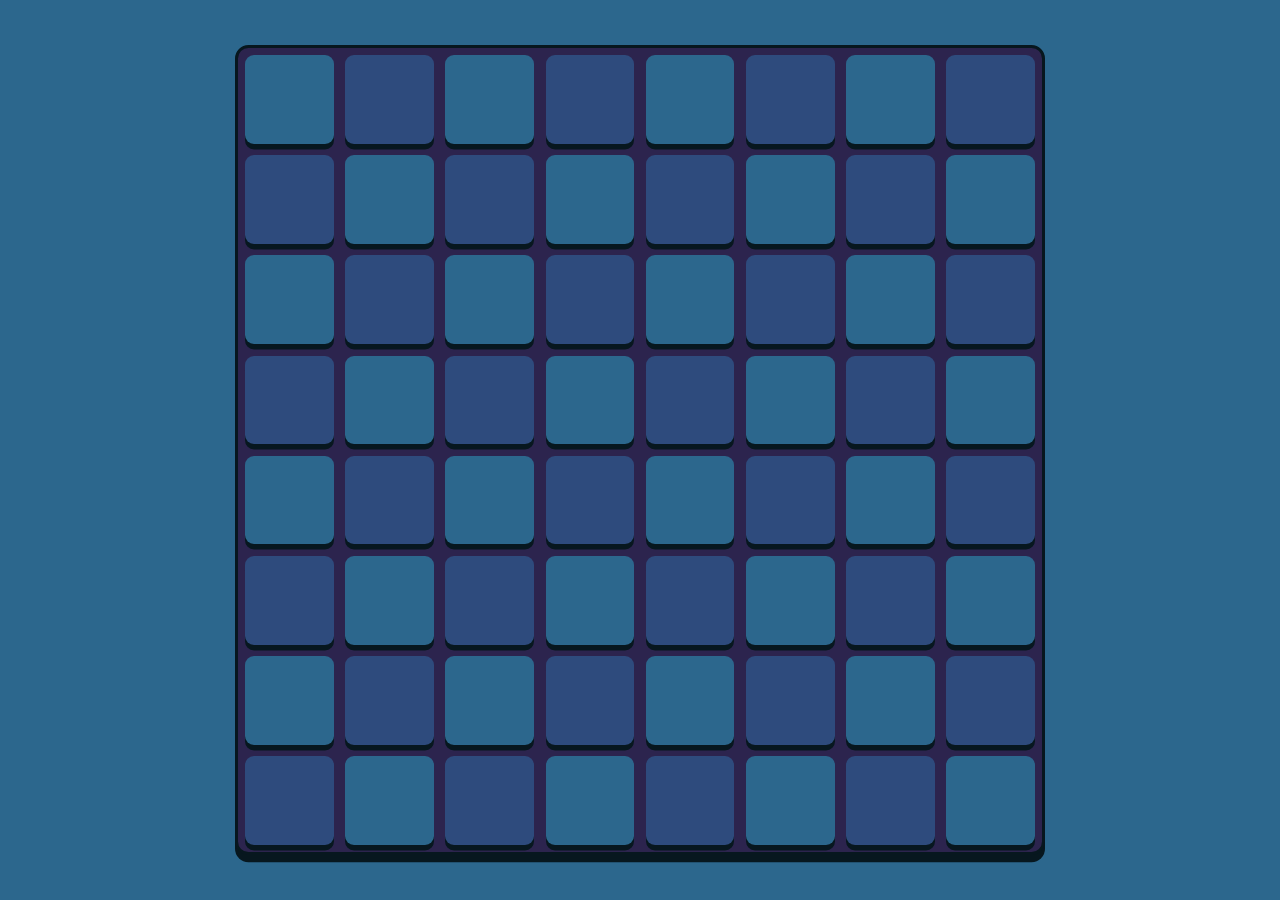
<file: srcs/chess/index.html>
<!DOCTYPE html>
<html lang="en">

<head>
	<meta charset="UTF-8">
	<meta name="viewport" content="width=device-width, initial-scale=1.0">
	<title>Hello World</title>
	<link rel="stylesheet" href="styles.css">
</head>

<body>

	<div id="board"></div>

	<script src="script.js"></script>
</body>

</html>
</file>
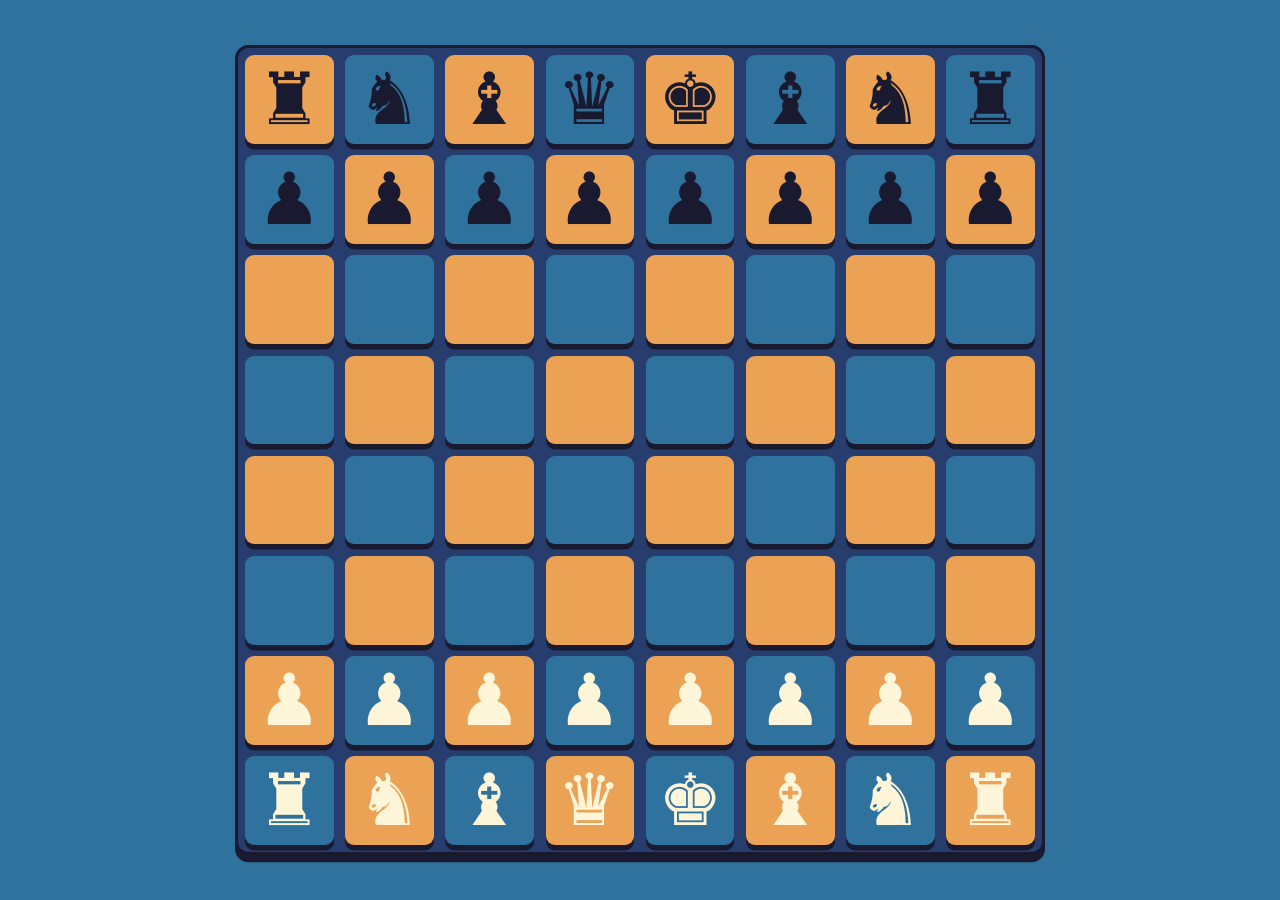
<file: srcs/chess/app/index.html>
<!DOCTYPE html>
<html lang="en">

<head>
	<meta charset="UTF-8">
	<meta name="viewport" content="width=device-width, initial-scale=1.0">
	<title>Chess</title>
	<link rel="stylesheet" href="styles.css">
</head>

<body>

	<div id="board"></div>

	<div id="selected"></div>

	<script src="script.js"></script>
</body>

</html>
</file>
<file: srcs/chess/styles.css>
:root {
  --radius: 1vmin;
  --separator: 1.3vmin;
  /* Color palette */
  --color-darkest: #07171f;
  --color-darker: #2c244e;
  --color-dark: #2e4b7d;
  --color-light: #2c678d;
  --color-lighter: #2e879e;
  --color-lightest: #b9a566;
}

* {
  margin: 0;
  padding: 0;
  box-sizing: border-box;
  user-select: none;
}

body {
  background: var(--color-light);
}

#board {
  background: var(--color-darker);
  height: 90vmin;
  aspect-ratio: 1/1;

  border-radius: calc(var(--radius) * 1.5);
  border: calc(var(--radius) / 3) solid var(--color-darkest);
  position: absolute;
  top: 50%;
  left: 50%;
  transform: translate(-50%, -50%);

  display: grid;
  grid-template-columns: repeat(8, auto);
  grid-template-rows: repeat(8, auto);
  gap: var(--separator);
  padding: calc(var(--separator) * 0.6);
  box-shadow: 0 0.8vmin 0 var(--color-darkest);
}

.cell {
  aspect-ratio: 1/1;
  border-radius: var(--radius);
  display: flex;
  justify-content: center;
  align-items: center;
  box-sizing: border-box;
  overflow: hidden;
  text-align: center;
  box-shadow: 0 0.6vmin 0 var(--color-darkest);

  font-size: 8cqmin;
  color: var(--color-darkest);
}

.cell:hover {
  background-color: var(--color-lightest);
}

.cell:focus {
  background-color: white;

}

.even-cell {
  background-color: var(--color-dark);
}

.odd-cell {
  background-color: var(--color-light);
}
</file>
<file: srcs/chess/app/styles.css>
:root {
  --radius: 1vmin;
  --separator: 1.3vmin;
  /* Color palette */
  --color-darkest: #191930;
  --color-darker: #263d6e;
  --color-dark: #2f729e;
  --color-light: #eba254;
  --color-lighter: #f5d689;
  --color-lightest: #fff5d9;
}

* {
  margin: 0;
  padding: 0;
  box-sizing: border-box;
  user-select: none;
}

body {
  background: var(--color-dark);
}

#board {
  background: var(--color-darker);
  height: 90vmin;
  aspect-ratio: 1/1;

  border-radius: calc(var(--radius) * 1.5);
  border: calc(var(--radius) / 3) solid var(--color-darkest);
  position: absolute;
  top: 50%;
  left: 50%;
  transform: translate(-50%, -50%);

  display: grid;
  grid-template-columns: repeat(8, auto);
  grid-template-rows: repeat(8, auto);
  gap: var(--separator);
  padding: calc(var(--separator) * 0.6);
  box-shadow: 0 0.8vmin 0 var(--color-darkest);
}

.cell,
#selected {
  aspect-ratio: 1/1;
  display: flex;
  justify-content: center;
  align-items: center;
  box-sizing: border-box;
  overflow: hidden;
  text-align: center;

  font-size: 8cqmin;
  paint-order: stroke fill;
  -webkit-text-stroke: 3px rgb(from currentcolor calc(255 - r) calc(255 - g) calc(255 - b));
}

.cell {
  border-radius: var(--radius);
  box-shadow: 0 0.6vmin 0 var(--color-darkest);
  color: var(--color-darkest);
}

.cell:hover {
  /* background-color: var(--color-lightest); */
  filter: brightness(1.3);
}

.cell:focus {
  background-color: white;

}

.even-cell {
  background-color: var(--color-dark);
}

.odd-cell {
  background-color: var(--color-light);
}

#selected {
  position: absolute;
  pointer-events: none;
}
</file>
